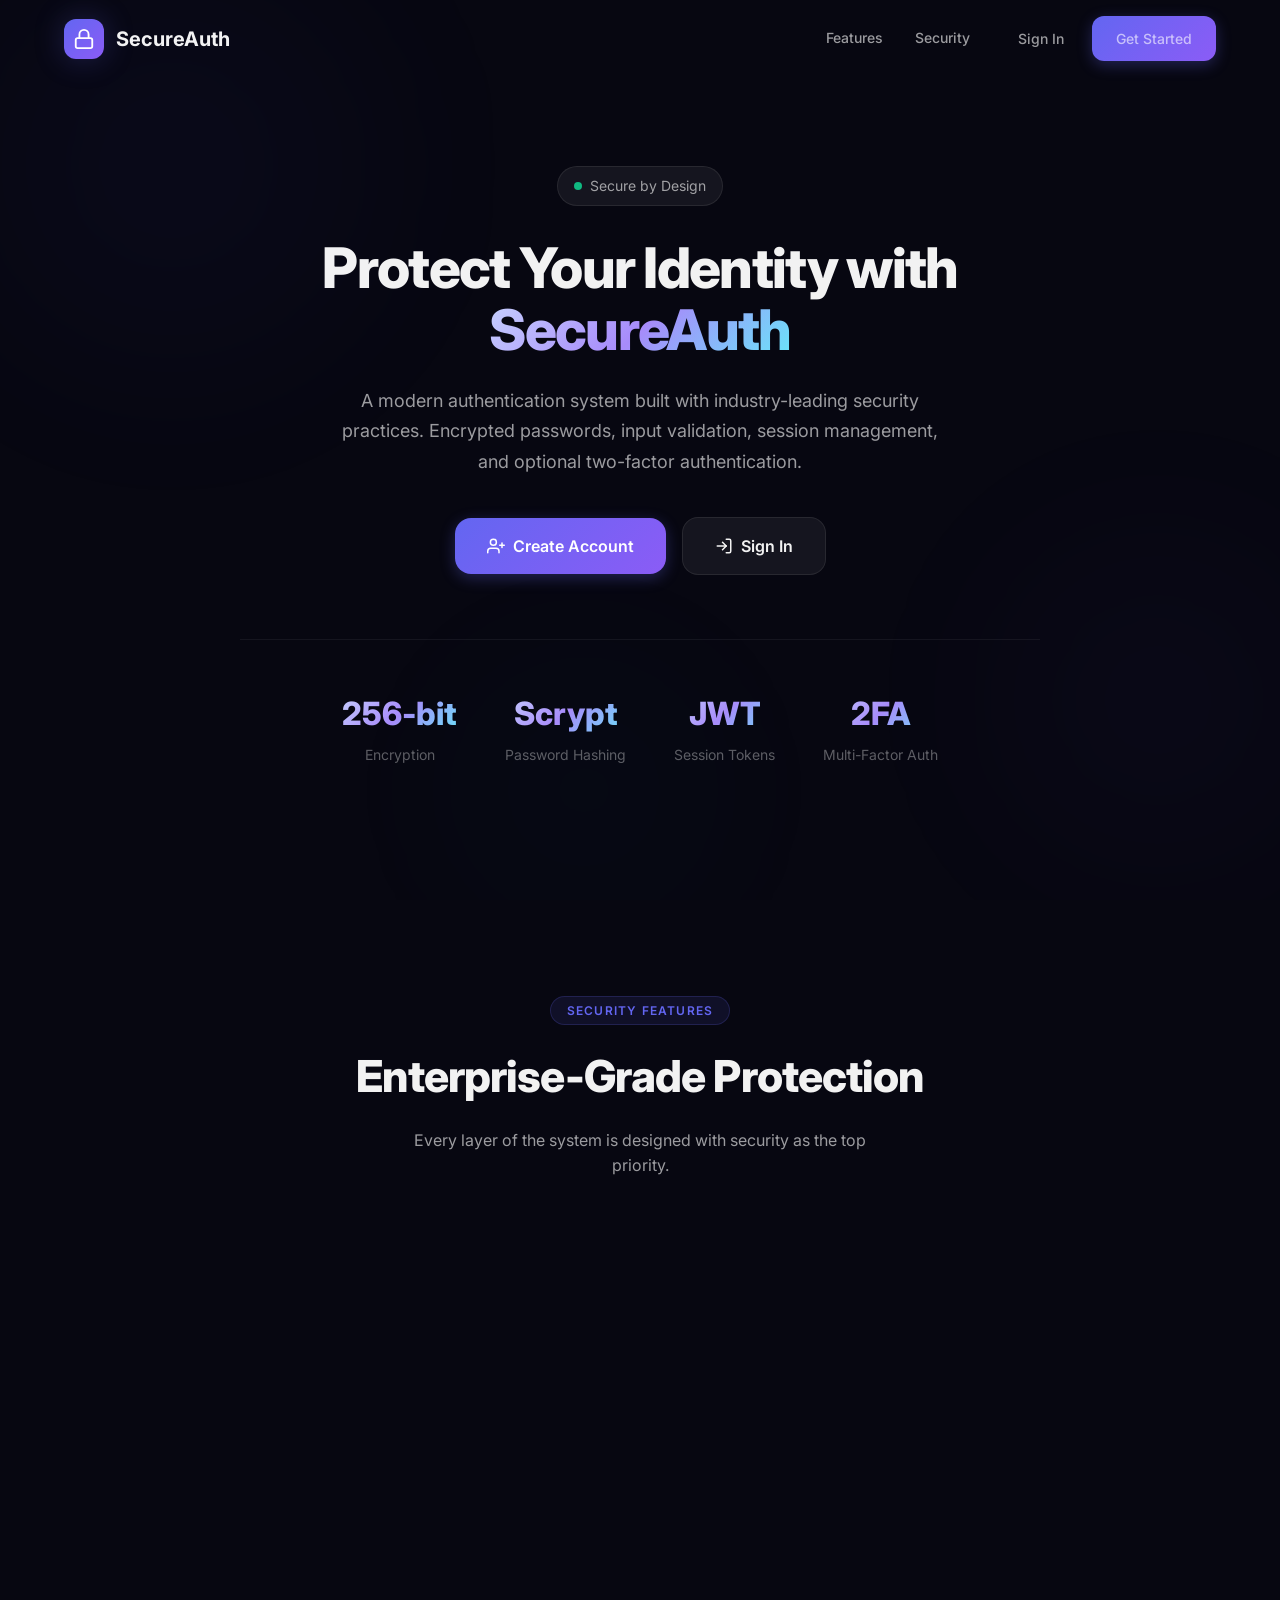
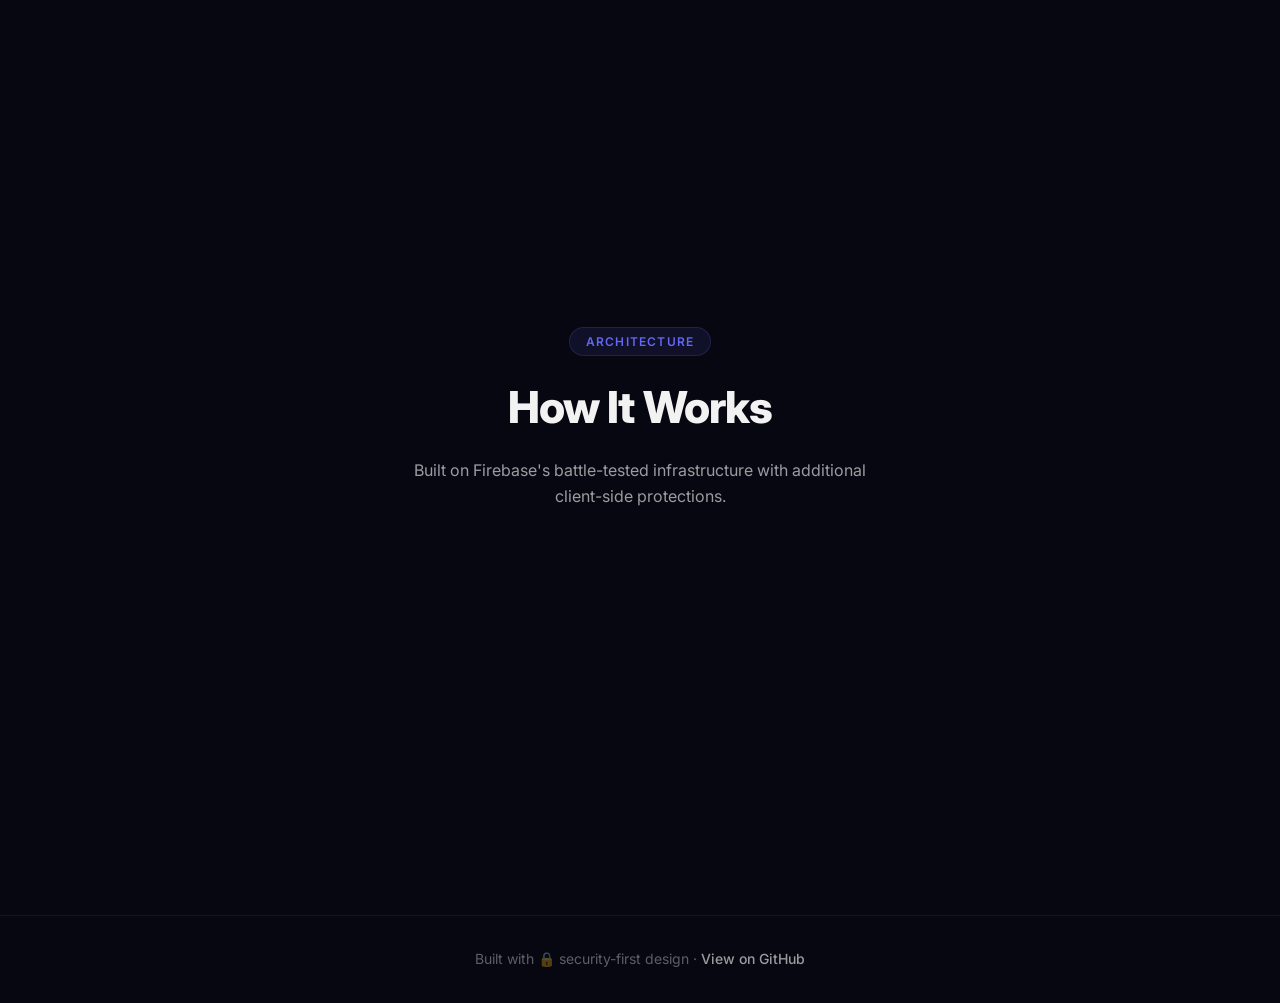
<file: index.html>
<!DOCTYPE html>
<html lang="en">
<head>
  <meta charset="UTF-8">
  <meta name="viewport" content="width=device-width, initial-scale=1.0">
  <meta name="description" content="SecureAuth — A secure login system with encrypted passwords, input validation, session management, and two-factor authentication. Built with modern security best practices.">
  <meta name="keywords" content="secure login, authentication, password hashing, 2FA, session management">
  <meta name="author" content="SecureAuth">
  <meta http-equiv="X-Content-Type-Options" content="nosniff">
  <meta http-equiv="X-Frame-Options" content="DENY">
  <title>SecureAuth — Modern Secure Authentication System</title>
  <link rel="stylesheet" href="css/style.css">
  <link rel="icon" href="data:image/svg+xml,<svg xmlns='http://www.w3.org/2000/svg' viewBox='0 0 100 100'><text y='.9em' font-size='90'>🔒</text></svg>">
</head>
<body>

  <!-- Animated Background -->
  <div class="bg-animation">
    <div class="bg-orb bg-orb-1"></div>
    <div class="bg-orb bg-orb-2"></div>
    <div class="bg-orb bg-orb-3"></div>
  </div>
  <canvas id="particles-canvas"></canvas>

  <!-- Page Wrapper -->
  <div class="page-wrapper">

    <!-- Navigation -->
    <nav class="navbar" id="navbar">
      <div class="container">
        <a href="index.html" class="nav-logo" id="nav-logo">
          <span class="logo-icon">
            <svg viewBox="0 0 24 24">
              <rect x="3" y="11" width="18" height="11" rx="2" ry="2"/>
              <path d="M7 11V7a5 5 0 0 1 10 0v4"/>
            </svg>
          </span>
          SecureAuth
        </a>

        <div class="nav-links" id="nav-links">
          <a href="#features">Features</a>
          <a href="#security">Security</a>
          <div class="nav-cta">
            <a href="login.html" class="btn btn-ghost">Sign In</a>
            <a href="register.html" class="btn btn-primary">Get Started</a>
          </div>
        </div>

        <button class="nav-toggle" id="nav-toggle" aria-label="Toggle navigation">
          <span></span>
          <span></span>
          <span></span>
        </button>
      </div>
    </nav>

    <!-- Hero Section -->
    <section class="hero" id="hero">
      <div class="hero-content">
        <div class="hero-badge">
          <span class="dot"></span>
          Secure by Design
        </div>

        <h1>
          Protect Your Identity with
          <span class="gradient-text">SecureAuth</span>
        </h1>

        <p>
          A modern authentication system built with industry-leading security practices.
          Encrypted passwords, input validation, session management, and optional two-factor authentication.
        </p>

        <div class="hero-cta">
          <a href="register.html" class="btn btn-primary btn-lg" id="hero-register-btn">
            <svg viewBox="0 0 24 24"><path d="M16 21v-2a4 4 0 0 0-4-4H5a4 4 0 0 0-4 4v2"/><circle cx="8.5" cy="7" r="4"/><line x1="20" y1="8" x2="20" y2="14"/><line x1="23" y1="11" x2="17" y2="11"/></svg>
            Create Account
          </a>
          <a href="login.html" class="btn btn-secondary btn-lg" id="hero-login-btn">
            <svg viewBox="0 0 24 24"><path d="M15 3h4a2 2 0 0 1 2 2v14a2 2 0 0 1-2 2h-4"/><polyline points="10 17 15 12 10 7"/><line x1="15" y1="12" x2="3" y2="12"/></svg>
            Sign In
          </a>
        </div>

        <div class="hero-stats">
          <div class="hero-stat">
            <div class="stat-value">256-bit</div>
            <div class="stat-label">Encryption</div>
          </div>
          <div class="hero-stat">
            <div class="stat-value">Scrypt</div>
            <div class="stat-label">Password Hashing</div>
          </div>
          <div class="hero-stat">
            <div class="stat-value">JWT</div>
            <div class="stat-label">Session Tokens</div>
          </div>
          <div class="hero-stat">
            <div class="stat-value">2FA</div>
            <div class="stat-label">Multi-Factor Auth</div>
          </div>
        </div>
      </div>
    </section>

    <!-- Features Section -->
    <section class="features" id="features">
      <div class="container">
        <div class="section-header">
          <span class="section-badge">Security Features</span>
          <h2>Enterprise-Grade Protection</h2>
          <p>Every layer of the system is designed with security as the top priority.</p>
        </div>

        <div class="features-grid">
          <!-- Feature 1: Password Hashing -->
          <div class="feature-card will-animate">
            <div class="feature-icon icon-purple">
              <svg viewBox="0 0 24 24">
                <rect x="3" y="11" width="18" height="11" rx="2" ry="2"/>
                <path d="M7 11V7a5 5 0 0 1 10 0v4"/>
              </svg>
            </div>
            <h3>Hashed Passwords</h3>
            <p>Passwords are never stored in plain text. Firebase Auth uses scrypt — a memory-hard hashing algorithm comparable to bcrypt and Argon2 — ensuring passwords remain secure even if data is compromised.</p>
          </div>

          <!-- Feature 2: Input Validation -->
          <div class="feature-card will-animate">
            <div class="feature-icon icon-blue">
              <svg viewBox="0 0 24 24">
                <path d="M12 22s8-4 8-10V5l-8-3-8 3v7c0 6 8 10 8 10z"/>
              </svg>
            </div>
            <h3>Input Validation & Sanitization</h3>
            <p>All user inputs are validated and sanitized against SQL injection, XSS attacks, and malicious payloads. Defense-in-depth protects every entry point of the system.</p>
          </div>

          <!-- Feature 3: Session Management -->
          <div class="feature-card will-animate">
            <div class="feature-icon icon-cyan">
              <svg viewBox="0 0 24 24">
                <circle cx="12" cy="12" r="10"/>
                <polyline points="12 6 12 12 16 14"/>
              </svg>
            </div>
            <h3>Session Management</h3>
            <p>Secure JWT-based sessions with configurable persistence. "Remember Me" functionality, automatic session expiry, and comprehensive logout that clears all session data.</p>
          </div>

          <!-- Feature 4: 2FA -->
          <div class="feature-card will-animate">
            <div class="feature-icon icon-green">
              <svg viewBox="0 0 24 24">
                <path d="M21 2l-2 2m-7.61 7.61a5.5 5.5 0 1 1-7.778 7.778 5.5 5.5 0 0 1 7.777-7.777zm0 0L15.5 7.5m0 0l3 3L22 7l-3-3m-3.5 3.5L19 4"/>
              </svg>
            </div>
            <h3>Email Verification</h3>
            <p>Email verification ensures that users own the email addresses they register with. Verified accounts get enhanced security scores and access to all features.</p>
          </div>

          <!-- Feature 5: Brute Force Protection -->
          <div class="feature-card will-animate">
            <div class="feature-icon icon-rose">
              <svg viewBox="0 0 24 24">
                <path d="M10.29 3.86L1.82 18a2 2 0 0 0 1.71 3h16.94a2 2 0 0 0 1.71-3L13.71 3.86a2 2 0 0 0-3.42 0z"/>
                <line x1="12" y1="9" x2="12" y2="13"/>
                <line x1="12" y1="17" x2="12.01" y2="17"/>
              </svg>
            </div>
            <h3>Brute Force Protection</h3>
            <p>Client-side rate limiting combined with Firebase's built-in account lockout after repeated failed attempts. Attackers are blocked before they can guess passwords.</p>
          </div>

          <!-- Feature 6: Activity Logging -->
          <div class="feature-card will-animate">
            <div class="feature-icon icon-amber">
              <svg viewBox="0 0 24 24">
                <path d="M14 2H6a2 2 0 0 0-2 2v16a2 2 0 0 0 2 2h12a2 2 0 0 0 2-2V8z"/>
                <polyline points="14 2 14 8 20 8"/>
                <line x1="16" y1="13" x2="8" y2="13"/>
                <line x1="16" y1="17" x2="8" y2="17"/>
                <polyline points="10 9 9 9 8 9"/>
              </svg>
            </div>
            <h3>Activity Logging</h3>
            <p>Complete login history with timestamps, device info, and action types. Monitor your account for suspicious activity and track every authentication event.</p>
          </div>
        </div>
      </div>
    </section>

    <!-- Security Section -->
    <section class="features" id="security" style="padding-top: 0;">
      <div class="container">
        <div class="section-header">
          <span class="section-badge">Architecture</span>
          <h2>How It Works</h2>
          <p>Built on Firebase's battle-tested infrastructure with additional client-side protections.</p>
        </div>

        <div class="features-grid" style="grid-template-columns: repeat(2, 1fr);">
          <div class="feature-card will-animate">
            <div class="feature-icon icon-blue">
              <svg viewBox="0 0 24 24">
                <polyline points="4 17 10 11 4 5"/>
                <line x1="12" y1="19" x2="20" y2="19"/>
              </svg>
            </div>
            <h3>Client-Side (GitHub Pages)</h3>
            <p>Static HTML, CSS, and JavaScript served via GitHub Pages. Input validation, sanitization, UI interactions, and Firebase SDK calls all happen in the browser — no server needed.</p>
          </div>

          <div class="feature-card will-animate">
            <div class="feature-icon icon-purple">
              <svg viewBox="0 0 24 24">
                <rect x="2" y="2" width="20" height="8" rx="2" ry="2"/>
                <rect x="2" y="14" width="20" height="8" rx="2" ry="2"/>
                <line x1="6" y1="6" x2="6.01" y2="6"/>
                <line x1="6" y1="18" x2="6.01" y2="18"/>
              </svg>
            </div>
            <h3>Server-Side (Firebase)</h3>
            <p>Firebase Authentication handles password hashing, token generation, and account management. Cloud Firestore stores user profiles and login history with security rules that prevent unauthorized access.</p>
          </div>
        </div>
      </div>
    </section>

    <!-- Footer -->
    <footer class="footer">
      <div class="container">
        <p>Built with 🔒 security-first design &middot; <a href="https://github.com" target="_blank" rel="noopener">View on GitHub</a></p>
      </div>
    </footer>

  </div>

  <!-- Scripts -->
  <script src="js/validation.js"></script>
  <script src="js/ui.js"></script>
  <script>
    UI.init({
      particles: true,
      scrollAnimations: true,
      navbar: true,
      mobileMenu: true
    });
  </script>
</body>
</html>
</file>
<file: css/style.css>
/* ================================================================
   SECURE LOGIN SYSTEM — Design System & Styles
   Premium dark-mode UI with glassmorphism & micro-animations
   ================================================================ */

/* ===== GOOGLE FONTS ===== */
@import url('https://fonts.googleapis.com/css2?family=Inter:wght@300;400;500;600;700;800;900&display=swap');

/* ===== CSS CUSTOM PROPERTIES ===== */
:root {
  /* Color Palette */
  --bg-primary: #070711;
  --bg-secondary: #0f0f1a;
  --bg-tertiary: #161625;
  --bg-card: rgba(255, 255, 255, 0.03);
  --bg-card-hover: rgba(255, 255, 255, 0.06);
  --bg-input: rgba(255, 255, 255, 0.05);
  --bg-input-focus: rgba(255, 255, 255, 0.08);

  --border-subtle: rgba(255, 255, 255, 0.06);
  --border-default: rgba(255, 255, 255, 0.1);
  --border-focus: rgba(99, 102, 241, 0.5);
  --border-success: rgba(16, 185, 129, 0.5);
  --border-error: rgba(244, 63, 94, 0.5);

  /* Accents */
  --accent-primary: #6366f1;
  --accent-primary-rgb: 99, 102, 241;
  --accent-secondary: #8b5cf6;
  --accent-secondary-rgb: 139, 92, 246;
  --accent-tertiary: #06b6d4;
  --accent-tertiary-rgb: 6, 182, 212;

  /* Gradients */
  --gradient-primary: linear-gradient(135deg, var(--accent-primary), var(--accent-secondary));
  --gradient-hero: linear-gradient(135deg, var(--accent-primary), var(--accent-secondary), var(--accent-tertiary));
  --gradient-btn-hover: linear-gradient(135deg, var(--accent-secondary), var(--accent-tertiary));
  --gradient-text: linear-gradient(135deg, #c7d2fe, #a78bfa, #67e8f9);

  /* Text Colors */
  --text-primary: rgba(255, 255, 255, 0.95);
  --text-secondary: rgba(255, 255, 255, 0.6);
  --text-tertiary: rgba(255, 255, 255, 0.35);

  /* Status Colors */
  --success: #10b981;
  --success-rgb: 16, 185, 129;
  --error: #f43f5e;
  --error-rgb: 244, 63, 94;
  --warning: #f59e0b;
  --warning-rgb: 245, 158, 11;
  --info: #3b82f6;
  --info-rgb: 59, 130, 246;

  /* Typography */
  --font-family: 'Inter', -apple-system, BlinkMacSystemFont, 'Segoe UI', sans-serif;
  --font-xs: 0.75rem;
  --font-sm: 0.875rem;
  --font-base: 1rem;
  --font-lg: 1.125rem;
  --font-xl: 1.25rem;
  --font-2xl: 1.5rem;
  --font-3xl: 2rem;
  --font-4xl: 2.75rem;
  --font-5xl: 3.5rem;

  /* Spacing */
  --sp-1: 0.25rem;
  --sp-2: 0.5rem;
  --sp-3: 0.75rem;
  --sp-4: 1rem;
  --sp-5: 1.25rem;
  --sp-6: 1.5rem;
  --sp-8: 2rem;
  --sp-10: 2.5rem;
  --sp-12: 3rem;
  --sp-16: 4rem;
  --sp-20: 5rem;
  --sp-24: 6rem;

  /* Border Radius */
  --radius-sm: 0.375rem;
  --radius-md: 0.5rem;
  --radius-lg: 0.75rem;
  --radius-xl: 1rem;
  --radius-2xl: 1.5rem;
  --radius-full: 9999px;

  /* Shadows */
  --shadow-sm: 0 1px 3px rgba(0, 0, 0, 0.4);
  --shadow-md: 0 4px 12px rgba(0, 0, 0, 0.4);
  --shadow-lg: 0 10px 30px rgba(0, 0, 0, 0.5);
  --shadow-xl: 0 25px 60px rgba(0, 0, 0, 0.6);
  --shadow-glow: 0 0 30px rgba(var(--accent-primary-rgb), 0.25);
  --shadow-glow-lg: 0 0 60px rgba(var(--accent-primary-rgb), 0.2);

  /* Transitions */
  --ease-out: cubic-bezier(0.4, 0, 0.2, 1);
  --ease-bounce: cubic-bezier(0.34, 1.56, 0.64, 1);
  --transition-fast: 150ms var(--ease-out);
  --transition-base: 280ms var(--ease-out);
  --transition-slow: 450ms var(--ease-out);

  /* Glass */
  --glass-bg: rgba(255, 255, 255, 0.03);
  --glass-bg-strong: rgba(255, 255, 255, 0.06);
  --glass-border: rgba(255, 255, 255, 0.08);
  --glass-blur: 24px;
}

/* ===== RESET & BASE ===== */
*,
*::before,
*::after {
  margin: 0;
  padding: 0;
  box-sizing: border-box;
}

html {
  font-size: 16px;
  scroll-behavior: smooth;
  -webkit-font-smoothing: antialiased;
  -moz-osx-font-smoothing: grayscale;
}

body {
  font-family: var(--font-family);
  background-color: var(--bg-primary);
  color: var(--text-primary);
  line-height: 1.6;
  min-height: 100vh;
  overflow-x: hidden;
  position: relative;
}

a {
  color: var(--accent-primary);
  text-decoration: none;
  transition: color var(--transition-fast);
}

a:hover {
  color: var(--accent-secondary);
}

img {
  max-width: 100%;
  display: block;
}

ul, ol {
  list-style: none;
}

/* ===== ANIMATED BACKGROUND ===== */
.bg-animation {
  position: fixed;
  top: 0;
  left: 0;
  width: 100%;
  height: 100%;
  z-index: 0;
  pointer-events: none;
  overflow: hidden;
}

.bg-orb {
  position: absolute;
  border-radius: 50%;
  filter: blur(100px);
  opacity: 0.4;
}

.bg-orb-1 {
  width: 600px;
  height: 600px;
  background: radial-gradient(circle, rgba(var(--accent-primary-rgb), 0.15), transparent 70%);
  top: -15%;
  left: -10%;
  animation: orbFloat1 25s ease-in-out infinite;
}

.bg-orb-2 {
  width: 500px;
  height: 500px;
  background: radial-gradient(circle, rgba(var(--accent-secondary-rgb), 0.12), transparent 70%);
  top: 50%;
  right: -10%;
  animation: orbFloat2 30s ease-in-out infinite;
}

.bg-orb-3 {
  width: 400px;
  height: 400px;
  background: radial-gradient(circle, rgba(var(--accent-tertiary-rgb), 0.1), transparent 70%);
  bottom: -10%;
  left: 30%;
  animation: orbFloat3 20s ease-in-out infinite;
}

/* Particle canvas */
#particles-canvas {
  position: fixed;
  top: 0;
  left: 0;
  width: 100%;
  height: 100%;
  z-index: 0;
  pointer-events: none;
}

/* ===== LAYOUT ===== */
.page-wrapper {
  position: relative;
  z-index: 1;
  min-height: 100vh;
}

.container {
  max-width: 1200px;
  margin: 0 auto;
  padding: 0 var(--sp-6);
}

.container-sm {
  max-width: 480px;
  margin: 0 auto;
  padding: 0 var(--sp-6);
}

/* ===== NAVIGATION ===== */
.navbar {
  position: fixed;
  top: 0;
  left: 0;
  right: 0;
  z-index: 100;
  padding: var(--sp-4) 0;
  transition: background var(--transition-base), backdrop-filter var(--transition-base);
}

.navbar.scrolled {
  background: rgba(7, 7, 17, 0.85);
  backdrop-filter: blur(20px);
  -webkit-backdrop-filter: blur(20px);
  border-bottom: 1px solid var(--glass-border);
}

.navbar .container {
  display: flex;
  align-items: center;
  justify-content: space-between;
}

.nav-logo {
  display: flex;
  align-items: center;
  gap: var(--sp-3);
  font-weight: 700;
  font-size: var(--font-xl);
  color: var(--text-primary);
}

.nav-logo svg {
  width: 32px;
  height: 32px;
}

.nav-logo .logo-icon {
  width: 40px;
  height: 40px;
  border-radius: var(--radius-lg);
  background: var(--gradient-primary);
  display: flex;
  align-items: center;
  justify-content: center;
  box-shadow: var(--shadow-glow);
}

.nav-logo .logo-icon svg {
  width: 22px;
  height: 22px;
  fill: none;
  stroke: white;
  stroke-width: 2;
  stroke-linecap: round;
  stroke-linejoin: round;
}

.nav-links {
  display: flex;
  align-items: center;
  gap: var(--sp-8);
}

.nav-links a {
  color: var(--text-secondary);
  font-size: var(--font-sm);
  font-weight: 500;
  transition: color var(--transition-fast);
  position: relative;
}

.nav-links a::after {
  content: '';
  position: absolute;
  bottom: -4px;
  left: 0;
  width: 0;
  height: 2px;
  background: var(--gradient-primary);
  border-radius: var(--radius-full);
  transition: width var(--transition-base);
}

.nav-links a:hover {
  color: var(--text-primary);
}

.nav-links a:hover::after {
  width: 100%;
}

.nav-cta {
  display: flex;
  align-items: center;
  gap: var(--sp-3);
}

/* Mobile Menu */
.nav-toggle {
  display: none;
  background: none;
  border: none;
  cursor: pointer;
  padding: var(--sp-2);
}

.nav-toggle span {
  display: block;
  width: 24px;
  height: 2px;
  background: var(--text-primary);
  margin: 5px 0;
  transition: var(--transition-base);
  border-radius: var(--radius-full);
}

/* ===== HERO SECTION ===== */
.hero {
  min-height: 100vh;
  display: flex;
  align-items: center;
  justify-content: center;
  text-align: center;
  padding: var(--sp-24) var(--sp-6) var(--sp-16);
  position: relative;
}

.hero-content {
  max-width: 800px;
  animation: fadeInUp 0.8s var(--ease-out) forwards;
  opacity: 0;
}

.hero-badge {
  display: inline-flex;
  align-items: center;
  gap: var(--sp-2);
  padding: var(--sp-2) var(--sp-4);
  background: var(--glass-bg-strong);
  border: 1px solid var(--glass-border);
  border-radius: var(--radius-full);
  font-size: var(--font-sm);
  color: var(--text-secondary);
  margin-bottom: var(--sp-8);
  backdrop-filter: blur(10px);
  -webkit-backdrop-filter: blur(10px);
}

.hero-badge .dot {
  width: 8px;
  height: 8px;
  border-radius: 50%;
  background: var(--success);
  animation: pulse 2s ease-in-out infinite;
}

.hero h1 {
  font-size: var(--font-5xl);
  font-weight: 800;
  line-height: 1.1;
  margin-bottom: var(--sp-6);
  letter-spacing: -0.03em;
}

.hero h1 .gradient-text {
  background: var(--gradient-text);
  -webkit-background-clip: text;
  -webkit-text-fill-color: transparent;
  background-clip: text;
}

.hero p {
  font-size: var(--font-lg);
  color: var(--text-secondary);
  max-width: 600px;
  margin: 0 auto var(--sp-10);
  line-height: 1.7;
}

.hero-cta {
  display: flex;
  align-items: center;
  justify-content: center;
  gap: var(--sp-4);
  flex-wrap: wrap;
}

.hero-stats {
  display: flex;
  align-items: center;
  justify-content: center;
  gap: var(--sp-12);
  margin-top: var(--sp-16);
  padding-top: var(--sp-12);
  border-top: 1px solid var(--border-subtle);
  animation: fadeInUp 0.8s var(--ease-out) 0.3s forwards;
  opacity: 0;
}

.hero-stat {
  text-align: center;
}

.hero-stat .stat-value {
  font-size: var(--font-3xl);
  font-weight: 800;
  background: var(--gradient-text);
  -webkit-background-clip: text;
  -webkit-text-fill-color: transparent;
  background-clip: text;
}

.hero-stat .stat-label {
  font-size: var(--font-sm);
  color: var(--text-tertiary);
  margin-top: var(--sp-1);
}

/* ===== FEATURES SECTION ===== */
.features {
  padding: var(--sp-24) 0;
  position: relative;
  z-index: 1;
}

.section-header {
  text-align: center;
  margin-bottom: var(--sp-16);
}

.section-header .section-badge {
  display: inline-flex;
  align-items: center;
  gap: var(--sp-2);
  padding: var(--sp-1) var(--sp-4);
  background: rgba(var(--accent-primary-rgb), 0.1);
  border: 1px solid rgba(var(--accent-primary-rgb), 0.2);
  border-radius: var(--radius-full);
  font-size: var(--font-xs);
  font-weight: 600;
  color: var(--accent-primary);
  text-transform: uppercase;
  letter-spacing: 0.1em;
  margin-bottom: var(--sp-4);
}

.section-header h2 {
  font-size: var(--font-4xl);
  font-weight: 800;
  letter-spacing: -0.02em;
  margin-bottom: var(--sp-4);
}

.section-header p {
  color: var(--text-secondary);
  max-width: 500px;
  margin: 0 auto;
}

.features-grid {
  display: grid;
  grid-template-columns: repeat(3, 1fr);
  gap: var(--sp-6);
}

.feature-card {
  background: var(--glass-bg);
  border: 1px solid var(--glass-border);
  border-radius: var(--radius-2xl);
  padding: var(--sp-8);
  backdrop-filter: blur(var(--glass-blur));
  -webkit-backdrop-filter: blur(var(--glass-blur));
  transition: transform var(--transition-base), background var(--transition-base),
              border-color var(--transition-base), box-shadow var(--transition-base);
  position: relative;
  overflow: hidden;
}

.feature-card::before {
  content: '';
  position: absolute;
  top: 0;
  left: 0;
  right: 0;
  height: 1px;
  background: linear-gradient(90deg, transparent, rgba(var(--accent-primary-rgb), 0.3), transparent);
  opacity: 0;
  transition: opacity var(--transition-base);
}

.feature-card:hover {
  transform: translateY(-4px);
  background: var(--glass-bg-strong);
  border-color: rgba(var(--accent-primary-rgb), 0.15);
  box-shadow: var(--shadow-lg), 0 0 40px rgba(var(--accent-primary-rgb), 0.05);
}

.feature-card:hover::before {
  opacity: 1;
}

.feature-icon {
  width: 48px;
  height: 48px;
  border-radius: var(--radius-lg);
  display: flex;
  align-items: center;
  justify-content: center;
  margin-bottom: var(--sp-5);
  position: relative;
}

.feature-icon.icon-purple {
  background: rgba(var(--accent-secondary-rgb), 0.12);
  color: var(--accent-secondary);
}

.feature-icon.icon-blue {
  background: rgba(var(--accent-primary-rgb), 0.12);
  color: var(--accent-primary);
}

.feature-icon.icon-cyan {
  background: rgba(var(--accent-tertiary-rgb), 0.12);
  color: var(--accent-tertiary);
}

.feature-icon.icon-green {
  background: rgba(var(--success-rgb), 0.12);
  color: var(--success);
}

.feature-icon.icon-rose {
  background: rgba(var(--error-rgb), 0.12);
  color: var(--error);
}

.feature-icon.icon-amber {
  background: rgba(var(--warning-rgb), 0.12);
  color: var(--warning);
}

.feature-icon svg {
  width: 24px;
  height: 24px;
  fill: none;
  stroke: currentColor;
  stroke-width: 2;
  stroke-linecap: round;
  stroke-linejoin: round;
}

.feature-card h3 {
  font-size: var(--font-lg);
  font-weight: 700;
  margin-bottom: var(--sp-3);
}

.feature-card p {
  color: var(--text-secondary);
  font-size: var(--font-sm);
  line-height: 1.7;
}

/* ===== BUTTONS ===== */
.btn {
  display: inline-flex;
  align-items: center;
  justify-content: center;
  gap: var(--sp-2);
  padding: var(--sp-3) var(--sp-6);
  border: none;
  border-radius: var(--radius-lg);
  font-family: var(--font-family);
  font-size: var(--font-sm);
  font-weight: 600;
  cursor: pointer;
  transition: all var(--transition-base);
  position: relative;
  overflow: hidden;
  text-decoration: none;
  line-height: 1.5;
}

.btn::before {
  content: '';
  position: absolute;
  inset: 0;
  background: rgba(255, 255, 255, 0);
  transition: background var(--transition-fast);
}

.btn:hover::before {
  background: rgba(255, 255, 255, 0.1);
}

.btn:active {
  transform: scale(0.97);
}

.btn-primary {
  background: var(--gradient-primary);
  color: white;
  box-shadow: 0 4px 15px rgba(var(--accent-primary-rgb), 0.3);
}

.btn-primary:hover {
  box-shadow: 0 6px 25px rgba(var(--accent-primary-rgb), 0.4);
  transform: translateY(-1px);
  color: white;
}

.btn-secondary {
  background: var(--glass-bg-strong);
  color: var(--text-primary);
  border: 1px solid var(--glass-border);
  backdrop-filter: blur(10px);
  -webkit-backdrop-filter: blur(10px);
}

.btn-secondary:hover {
  background: rgba(255, 255, 255, 0.1);
  border-color: rgba(255, 255, 255, 0.15);
  color: var(--text-primary);
}

.btn-ghost {
  background: transparent;
  color: var(--text-secondary);
  padding: var(--sp-2) var(--sp-4);
}

.btn-ghost:hover {
  color: var(--text-primary);
  background: rgba(255, 255, 255, 0.05);
}

.btn-danger {
  background: rgba(var(--error-rgb), 0.15);
  color: var(--error);
  border: 1px solid rgba(var(--error-rgb), 0.2);
}

.btn-danger:hover {
  background: rgba(var(--error-rgb), 0.25);
}

.btn-lg {
  padding: var(--sp-4) var(--sp-8);
  font-size: var(--font-base);
  border-radius: var(--radius-xl);
}

.btn-sm {
  padding: var(--sp-2) var(--sp-4);
  font-size: var(--font-xs);
}

.btn-block {
  width: 100%;
}

.btn-icon {
  width: 40px;
  height: 40px;
  padding: 0;
  border-radius: var(--radius-lg);
}

.btn svg {
  width: 18px;
  height: 18px;
  fill: none;
  stroke: currentColor;
  stroke-width: 2;
  stroke-linecap: round;
  stroke-linejoin: round;
}

.btn .spinner {
  width: 18px;
  height: 18px;
  border: 2px solid rgba(255, 255, 255, 0.3);
  border-top-color: white;
  border-radius: 50%;
  animation: spin 0.6s linear infinite;
}

.btn:disabled {
  opacity: 0.5;
  cursor: not-allowed;
  transform: none !important;
}

/* ===== AUTH LAYOUT ===== */
.auth-page {
  min-height: 100vh;
  display: flex;
  align-items: center;
  justify-content: center;
  padding: var(--sp-8) var(--sp-6);
  position: relative;
}

.auth-card {
  width: 100%;
  max-width: 440px;
  background: var(--glass-bg);
  border: 1px solid var(--glass-border);
  border-radius: var(--radius-2xl);
  padding: var(--sp-10);
  backdrop-filter: blur(var(--glass-blur));
  -webkit-backdrop-filter: blur(var(--glass-blur));
  position: relative;
  overflow: hidden;
  animation: fadeInUp 0.6s var(--ease-out) forwards;
  opacity: 0;
}

.auth-card::before {
  content: '';
  position: absolute;
  top: 0;
  left: 0;
  right: 0;
  height: 1px;
  background: linear-gradient(90deg, transparent, rgba(var(--accent-primary-rgb), 0.4), transparent);
}

.auth-card::after {
  content: '';
  position: absolute;
  top: -50%;
  left: -50%;
  width: 200%;
  height: 200%;
  background: radial-gradient(circle at center, rgba(var(--accent-primary-rgb), 0.03), transparent 50%);
  pointer-events: none;
}

.auth-header {
  text-align: center;
  margin-bottom: var(--sp-8);
  position: relative;
  z-index: 1;
}

.auth-logo {
  width: 56px;
  height: 56px;
  border-radius: var(--radius-xl);
  background: var(--gradient-primary);
  display: flex;
  align-items: center;
  justify-content: center;
  margin: 0 auto var(--sp-5);
  box-shadow: var(--shadow-glow);
  animation: glowPulse 3s ease-in-out infinite;
}

.auth-logo svg {
  width: 28px;
  height: 28px;
  fill: none;
  stroke: white;
  stroke-width: 2;
  stroke-linecap: round;
  stroke-linejoin: round;
}

.auth-header h1 {
  font-size: var(--font-2xl);
  font-weight: 700;
  margin-bottom: var(--sp-2);
}

.auth-header p {
  color: var(--text-secondary);
  font-size: var(--font-sm);
}

.auth-form {
  position: relative;
  z-index: 1;
}

.auth-footer {
  text-align: center;
  margin-top: var(--sp-6);
  padding-top: var(--sp-6);
  border-top: 1px solid var(--border-subtle);
  position: relative;
  z-index: 1;
}

.auth-footer p {
  color: var(--text-secondary);
  font-size: var(--font-sm);
}

.auth-footer a {
  font-weight: 600;
}

/* Back to home link */
.back-link {
  position: absolute;
  top: var(--sp-6);
  left: var(--sp-6);
  display: flex;
  align-items: center;
  gap: var(--sp-2);
  color: var(--text-secondary);
  font-size: var(--font-sm);
  font-weight: 500;
  z-index: 10;
  transition: color var(--transition-fast);
}

.back-link:hover {
  color: var(--text-primary);
}

.back-link svg {
  width: 16px;
  height: 16px;
  fill: none;
  stroke: currentColor;
  stroke-width: 2;
  stroke-linecap: round;
  stroke-linejoin: round;
}

/* ===== FORM ELEMENTS ===== */
.form-group {
  margin-bottom: var(--sp-5);
  position: relative;
}

.form-label {
  display: block;
  font-size: var(--font-sm);
  font-weight: 500;
  color: var(--text-secondary);
  margin-bottom: var(--sp-2);
}

.input-wrapper {
  position: relative;
  display: flex;
  align-items: center;
}

.input-icon {
  position: absolute;
  left: var(--sp-4);
  width: 18px;
  height: 18px;
  color: var(--text-tertiary);
  pointer-events: none;
  transition: color var(--transition-fast);
  z-index: 2;
}

.input-icon svg {
  width: 18px;
  height: 18px;
  fill: none;
  stroke: currentColor;
  stroke-width: 2;
  stroke-linecap: round;
  stroke-linejoin: round;
}

.form-input {
  width: 100%;
  padding: var(--sp-3) var(--sp-4) var(--sp-3) calc(var(--sp-4) + 18px + var(--sp-3));
  background: var(--bg-input);
  border: 1px solid var(--border-subtle);
  border-radius: var(--radius-lg);
  color: var(--text-primary);
  font-family: var(--font-family);
  font-size: var(--font-sm);
  transition: all var(--transition-base);
  outline: none;
}

.form-input::placeholder {
  color: var(--text-tertiary);
}

.form-input:focus {
  background: var(--bg-input-focus);
  border-color: var(--border-focus);
  box-shadow: 0 0 0 3px rgba(var(--accent-primary-rgb), 0.1), var(--shadow-glow);
}

.form-input:focus ~ .input-icon,
.form-input:focus + .input-icon {
  color: var(--accent-primary);
}

/* Reverse icon position for inputs with icon on left */
.input-wrapper .input-icon {
  left: var(--sp-4);
}

/* Input validation states */
.form-input.is-valid {
  border-color: var(--border-success);
}

.form-input.is-valid:focus {
  box-shadow: 0 0 0 3px rgba(var(--success-rgb), 0.1);
}

.form-input.is-invalid {
  border-color: var(--border-error);
}

.form-input.is-invalid:focus {
  box-shadow: 0 0 0 3px rgba(var(--error-rgb), 0.1);
}

/* Autofill styling - override browser defaults */
.form-input:-webkit-autofill {
  -webkit-box-shadow: 0 0 0 1000px var(--bg-input) inset !important;
  -webkit-text-fill-color: var(--text-primary) !important;
  border-color: var(--border-default) !important;
  transition: background-color 5000s ease-in-out 0s;
  -webkit-transition: background-color 5000s ease-in-out 0s;
}

.form-input:-webkit-autofill:hover {
  -webkit-box-shadow: 0 0 0 1000px var(--bg-input) inset !important;
  -webkit-text-fill-color: var(--text-primary) !important;
}

.form-input:-webkit-autofill:focus {
  -webkit-box-shadow: 0 0 0 1000px var(--bg-input-focus) inset !important;
  -webkit-text-fill-color: var(--text-primary) !important;
  border-color: var(--border-focus) !important;
  box-shadow: 0 0 0 3px rgba(var(--accent-primary-rgb), 0.1), var(--shadow-glow) !important;
}

.form-error {
  display: none;
  font-size: var(--font-xs);
  color: var(--error);
  margin-top: var(--sp-2);
  align-items: center;
  gap: var(--sp-1);
  animation: fadeIn 0.2s var(--ease-out);
}

.form-error.visible {
  display: flex;
}

.form-error svg {
  width: 14px;
  height: 14px;
  fill: none;
  stroke: currentColor;
  stroke-width: 2;
  flex-shrink: 0;
}

/* Password toggle button */
.password-toggle {
  position: absolute;
  right: var(--sp-3);
  background: none;
  border: none;
  cursor: pointer;
  color: var(--text-tertiary);
  padding: var(--sp-1);
  transition: color var(--transition-fast);
  z-index: 2;
  display: flex;
  align-items: center;
  justify-content: center;
}

.password-toggle:hover {
  color: var(--text-secondary);
}

.password-toggle svg {
  width: 18px;
  height: 18px;
  fill: none;
  stroke: currentColor;
  stroke-width: 2;
  stroke-linecap: round;
  stroke-linejoin: round;
}

/* ===== PASSWORD STRENGTH METER ===== */
.password-strength {
  margin-top: var(--sp-3);
}

.strength-bar {
  height: 4px;
  background: var(--bg-input);
  border-radius: var(--radius-full);
  overflow: hidden;
  margin-bottom: var(--sp-2);
}

.strength-fill {
  height: 100%;
  border-radius: var(--radius-full);
  transition: width var(--transition-base), background var(--transition-base);
  width: 0%;
}

.strength-fill.weak {
  width: 25%;
  background: var(--error);
}

.strength-fill.medium {
  width: 55%;
  background: var(--warning);
}

.strength-fill.strong {
  width: 100%;
  background: var(--success);
}

.strength-label {
  font-size: var(--font-xs);
  display: flex;
  justify-content: space-between;
  align-items: center;
}

.strength-label .label-text {
  color: var(--text-tertiary);
}

.strength-label .label-value {
  font-weight: 600;
}

.strength-label .label-value.weak { color: var(--error); }
.strength-label .label-value.medium { color: var(--warning); }
.strength-label .label-value.strong { color: var(--success); }

/* ===== PASSWORD REQUIREMENTS ===== */
.password-requirements {
  margin-top: var(--sp-3);
  display: grid;
  grid-template-columns: 1fr 1fr;
  gap: var(--sp-1) var(--sp-4);
}

.requirement {
  display: flex;
  align-items: center;
  gap: var(--sp-2);
  font-size: var(--font-xs);
  color: var(--text-tertiary);
  transition: color var(--transition-fast);
}

.requirement.met {
  color: var(--success);
}

.requirement .req-icon {
  width: 14px;
  height: 14px;
  border-radius: 50%;
  border: 1.5px solid var(--text-tertiary);
  display: flex;
  align-items: center;
  justify-content: center;
  transition: all var(--transition-base);
  flex-shrink: 0;
}

.requirement.met .req-icon {
  background: var(--success);
  border-color: var(--success);
}

.requirement .req-icon svg {
  width: 8px;
  height: 8px;
  fill: none;
  stroke: white;
  stroke-width: 3;
  opacity: 0;
  transition: opacity var(--transition-fast);
}

.requirement.met .req-icon svg {
  opacity: 1;
}

/* ===== CHECKBOX ===== */
.checkbox-group {
  display: flex;
  align-items: center;
  gap: var(--sp-3);
}

.checkbox-input {
  display: none;
}

.checkbox-custom {
  width: 18px;
  height: 18px;
  border: 1.5px solid var(--border-default);
  border-radius: var(--radius-sm);
  display: flex;
  align-items: center;
  justify-content: center;
  cursor: pointer;
  transition: all var(--transition-base);
  flex-shrink: 0;
}

.checkbox-input:checked + .checkbox-custom {
  background: var(--gradient-primary);
  border-color: var(--accent-primary);
}

.checkbox-custom svg {
  width: 12px;
  height: 12px;
  fill: none;
  stroke: white;
  stroke-width: 3;
  opacity: 0;
  transition: opacity var(--transition-fast);
}

.checkbox-input:checked + .checkbox-custom svg {
  opacity: 1;
}

.checkbox-label {
  font-size: var(--font-sm);
  color: var(--text-secondary);
  cursor: pointer;
}

/* ===== FORM ROW (Remember Me + Forgot Password) ===== */
.form-row {
  display: flex;
  align-items: center;
  justify-content: space-between;
  margin-bottom: var(--sp-6);
}

.form-row .forgot-link {
  font-size: var(--font-sm);
  color: var(--accent-primary);
  font-weight: 500;
}

/* ===== DIVIDER ===== */
.divider {
  display: flex;
  align-items: center;
  gap: var(--sp-4);
  margin: var(--sp-6) 0;
  color: var(--text-tertiary);
  font-size: var(--font-xs);
}

.divider::before,
.divider::after {
  content: '';
  flex: 1;
  height: 1px;
  background: var(--border-subtle);
}

/* ===== TOAST NOTIFICATIONS ===== */
.toast-container {
  position: fixed;
  top: var(--sp-6);
  right: var(--sp-6);
  z-index: 10000;
  display: flex;
  flex-direction: column;
  gap: var(--sp-3);
  pointer-events: none;
}

.toast {
  display: flex;
  align-items: flex-start;
  gap: var(--sp-3);
  padding: var(--sp-4) var(--sp-5);
  background: var(--bg-tertiary);
  border: 1px solid var(--glass-border);
  border-radius: var(--radius-xl);
  backdrop-filter: blur(20px);
  -webkit-backdrop-filter: blur(20px);
  box-shadow: var(--shadow-xl);
  min-width: 320px;
  max-width: 420px;
  pointer-events: auto;
  animation: toastSlideIn 0.4s var(--ease-bounce) forwards;
  position: relative;
  overflow: hidden;
}

.toast.removing {
  animation: toastSlideOut 0.3s var(--ease-out) forwards;
}

.toast::after {
  content: '';
  position: absolute;
  bottom: 0;
  left: 0;
  height: 3px;
  background: var(--toast-color, var(--accent-primary));
  animation: toastTimer var(--toast-duration, 4s) linear forwards;
  border-radius: 0 0 var(--radius-xl) var(--radius-xl);
}

.toast-icon {
  width: 20px;
  height: 20px;
  flex-shrink: 0;
  margin-top: 1px;
}

.toast-icon svg {
  width: 20px;
  height: 20px;
  fill: none;
  stroke: currentColor;
  stroke-width: 2;
  stroke-linecap: round;
  stroke-linejoin: round;
}

.toast-content {
  flex: 1;
}

.toast-title {
  font-size: var(--font-sm);
  font-weight: 600;
  margin-bottom: var(--sp-1);
}

.toast-message {
  font-size: var(--font-xs);
  color: var(--text-secondary);
  line-height: 1.5;
}

.toast-close {
  background: none;
  border: none;
  color: var(--text-tertiary);
  cursor: pointer;
  padding: var(--sp-1);
  margin: -4px -4px 0 0;
  transition: color var(--transition-fast);
  flex-shrink: 0;
}

.toast-close:hover {
  color: var(--text-primary);
}

.toast-close svg {
  width: 16px;
  height: 16px;
  fill: none;
  stroke: currentColor;
  stroke-width: 2;
}

/* Toast variants */
.toast.toast-success {
  --toast-color: var(--success);
  border-left: 3px solid var(--success);
}
.toast.toast-success .toast-icon { color: var(--success); }

.toast.toast-error {
  --toast-color: var(--error);
  border-left: 3px solid var(--error);
}
.toast.toast-error .toast-icon { color: var(--error); }

.toast.toast-warning {
  --toast-color: var(--warning);
  border-left: 3px solid var(--warning);
}
.toast.toast-warning .toast-icon { color: var(--warning); }

.toast.toast-info {
  --toast-color: var(--info);
  border-left: 3px solid var(--info);
}
.toast.toast-info .toast-icon { color: var(--info); }

/* ===== LOADING OVERLAY ===== */
.loading-overlay {
  position: fixed;
  inset: 0;
  background: rgba(7, 7, 17, 0.7);
  backdrop-filter: blur(8px);
  -webkit-backdrop-filter: blur(8px);
  display: flex;
  align-items: center;
  justify-content: center;
  z-index: 9999;
  opacity: 0;
  visibility: hidden;
  transition: opacity var(--transition-base), visibility var(--transition-base);
}

.loading-overlay.visible {
  opacity: 1;
  visibility: visible;
}

.loading-content {
  text-align: center;
}

.loading-spinner {
  width: 48px;
  height: 48px;
  border: 3px solid rgba(var(--accent-primary-rgb), 0.15);
  border-top-color: var(--accent-primary);
  border-radius: 50%;
  animation: spin 0.8s linear infinite;
  margin: 0 auto var(--sp-4);
}

.loading-text {
  font-size: var(--font-sm);
  color: var(--text-secondary);
}

/* ===== DASHBOARD LAYOUT ===== */
.dashboard-page {
  min-height: 100vh;
  padding-top: 80px;
}

.dashboard-nav {
  position: fixed;
  top: 0;
  left: 0;
  right: 0;
  z-index: 100;
  padding: var(--sp-4) 0;
  background: rgba(7, 7, 17, 0.85);
  backdrop-filter: blur(20px);
  -webkit-backdrop-filter: blur(20px);
  border-bottom: 1px solid var(--glass-border);
}

.dashboard-nav .container {
  display: flex;
  align-items: center;
  justify-content: space-between;
}

.dashboard-nav .user-info {
  display: flex;
  align-items: center;
  gap: var(--sp-3);
}

.user-avatar {
  width: 36px;
  height: 36px;
  border-radius: 50%;
  background: var(--gradient-primary);
  display: flex;
  align-items: center;
  justify-content: center;
  font-weight: 700;
  font-size: var(--font-sm);
  color: white;
  flex-shrink: 0;
}

.user-name {
  font-weight: 600;
  font-size: var(--font-sm);
}

.user-email {
  font-size: var(--font-xs);
  color: var(--text-tertiary);
}

.dashboard-content {
  padding: var(--sp-8) 0;
}

.dashboard-header {
  margin-bottom: var(--sp-8);
}

.dashboard-header h1 {
  font-size: var(--font-3xl);
  font-weight: 800;
  margin-bottom: var(--sp-2);
}

.dashboard-header p {
  color: var(--text-secondary);
}

/* Stats Grid */
.stats-grid {
  display: grid;
  grid-template-columns: repeat(auto-fit, minmax(220px, 1fr));
  gap: var(--sp-5);
  margin-bottom: var(--sp-8);
}

.stat-card {
  background: var(--glass-bg);
  border: 1px solid var(--glass-border);
  border-radius: var(--radius-xl);
  padding: var(--sp-6);
  backdrop-filter: blur(var(--glass-blur));
  -webkit-backdrop-filter: blur(var(--glass-blur));
  transition: transform var(--transition-base), border-color var(--transition-base);
}

.stat-card:hover {
  transform: translateY(-2px);
  border-color: rgba(var(--accent-primary-rgb), 0.15);
}

.stat-card .stat-icon {
  width: 40px;
  height: 40px;
  border-radius: var(--radius-lg);
  display: flex;
  align-items: center;
  justify-content: center;
  margin-bottom: var(--sp-4);
}

.stat-card .stat-icon svg {
  width: 20px;
  height: 20px;
  fill: none;
  stroke: currentColor;
  stroke-width: 2;
  stroke-linecap: round;
  stroke-linejoin: round;
}

.stat-card .stat-value {
  font-size: var(--font-2xl);
  font-weight: 800;
  margin-bottom: var(--sp-1);
}

.stat-card .stat-label {
  font-size: var(--font-xs);
  color: var(--text-tertiary);
  text-transform: uppercase;
  letter-spacing: 0.05em;
}

.stat-card-button {
  border: 1px solid transparent;
  text-align: left;
  cursor: pointer;
  width: 100%;
}

.stat-card-button:hover,
.stat-card-button:focus-visible {
  transform: translateY(-2px);
  border-color: rgba(var(--accent-primary-rgb), 0.35);
  outline: none;
}

/* Dashboard Sections */
.dashboard-section {
  background: var(--glass-bg);
  border: 1px solid var(--glass-border);
  border-radius: var(--radius-2xl);
  padding: var(--sp-8);
  backdrop-filter: blur(var(--glass-blur));
  -webkit-backdrop-filter: blur(var(--glass-blur));
  margin-bottom: var(--sp-6);
}

.dashboard-section h2 {
  font-size: var(--font-xl);
  font-weight: 700;
  margin-bottom: var(--sp-6);
  display: flex;
  align-items: center;
  gap: var(--sp-3);
}

.dashboard-section h2 svg {
  width: 22px;
  height: 22px;
  fill: none;
  stroke: var(--accent-primary);
  stroke-width: 2;
  stroke-linecap: round;
  stroke-linejoin: round;
}

/* Profile Info */
.profile-grid {
  display: grid;
  grid-template-columns: repeat(auto-fit, minmax(200px, 1fr));
  gap: var(--sp-5);
}

.profile-item {
  padding: var(--sp-4);
  background: rgba(255, 255, 255, 0.02);
  border-radius: var(--radius-lg);
  border: 1px solid var(--border-subtle);
}

.profile-item .item-label {
  font-size: var(--font-xs);
  color: var(--text-tertiary);
  text-transform: uppercase;
  letter-spacing: 0.05em;
  margin-bottom: var(--sp-2);
}

.profile-item .item-value {
  font-size: var(--font-base);
  font-weight: 600;
}

/* Login History Table */
.history-table {
  width: 100%;
  border-collapse: separate;
  border-spacing: 0;
}

.history-table thead th {
  text-align: left;
  font-size: var(--font-xs);
  font-weight: 600;
  color: var(--text-tertiary);
  text-transform: uppercase;
  letter-spacing: 0.05em;
  padding: var(--sp-3) var(--sp-4);
  border-bottom: 1px solid var(--border-subtle);
}

.history-table tbody tr {
  transition: background var(--transition-fast);
}

.history-table tbody tr:hover {
  background: rgba(255, 255, 255, 0.02);
}

.history-table tbody td {
  padding: var(--sp-3) var(--sp-4);
  font-size: var(--font-sm);
  color: var(--text-secondary);
  border-bottom: 1px solid var(--border-subtle);
}

.history-table tbody tr:last-child td {
  border-bottom: none;
}

.status-badge {
  display: inline-flex;
  align-items: center;
  gap: var(--sp-1);
  padding: var(--sp-1) var(--sp-3);
  border-radius: var(--radius-full);
  font-size: var(--font-xs);
  font-weight: 600;
}

.status-badge.success {
  background: rgba(var(--success-rgb), 0.1);
  color: var(--success);
}

.status-badge.error {
  background: rgba(var(--error-rgb), 0.1);
  color: var(--error);
}

/* Security Section */
.security-actions {
  display: flex;
  flex-direction: column;
  gap: var(--sp-4);
}

.security-item {
  display: flex;
  align-items: center;
  justify-content: space-between;
  padding: var(--sp-4) var(--sp-5);
  background: rgba(255, 255, 255, 0.02);
  border-radius: var(--radius-lg);
  border: 1px solid var(--border-subtle);
}

.security-item-info {
  display: flex;
  align-items: center;
  gap: var(--sp-4);
}

.security-item-info .sec-icon {
  width: 40px;
  height: 40px;
  border-radius: var(--radius-lg);
  display: flex;
  align-items: center;
  justify-content: center;
  background: rgba(var(--accent-primary-rgb), 0.1);
  color: var(--accent-primary);
}

.security-item-info .sec-icon svg {
  width: 20px;
  height: 20px;
  fill: none;
  stroke: currentColor;
  stroke-width: 2;
  stroke-linecap: round;
  stroke-linejoin: round;
}

.security-item-info h4 {
  font-size: var(--font-sm);
  font-weight: 600;
  margin-bottom: var(--sp-1);
}

.security-item-info p {
  font-size: var(--font-xs);
  color: var(--text-tertiary);
}

/* Session Timer */
.session-timer {
  display: flex;
  align-items: center;
  gap: var(--sp-2);
  font-size: var(--font-xs);
  color: var(--text-tertiary);
  padding: var(--sp-2) var(--sp-4);
  background: rgba(var(--success-rgb), 0.08);
  border-radius: var(--radius-full);
  border: 1px solid rgba(var(--success-rgb), 0.15);
}

.session-timer .timer-dot {
  width: 6px;
  height: 6px;
  border-radius: 50%;
  background: var(--success);
  animation: pulse 2s ease-in-out infinite;
}

/* Empty State */
.empty-state {
  text-align: center;
  padding: var(--sp-12) var(--sp-6);
  color: var(--text-tertiary);
}

.empty-state svg {
  width: 48px;
  height: 48px;
  margin: 0 auto var(--sp-4);
  fill: none;
  stroke: var(--text-tertiary);
  stroke-width: 1.5;
  opacity: 0.5;
}

.empty-state p {
  font-size: var(--font-sm);
}

/* ===== FOOTER ===== */
.footer {
  padding: var(--sp-8) 0;
  border-top: 1px solid var(--border-subtle);
  text-align: center;
  position: relative;
  z-index: 1;
}

.footer p {
  font-size: var(--font-sm);
  color: var(--text-tertiary);
}

.footer a {
  color: var(--text-secondary);
  font-weight: 500;
}

/* ===== SUCCESS MESSAGE ===== */
.success-message {
  text-align: center;
  padding: var(--sp-8) 0;
  display: none;
}

.success-message.visible {
  display: block;
  animation: fadeInUp 0.5s var(--ease-out);
}

.success-icon {
  width: 64px;
  height: 64px;
  border-radius: 50%;
  background: rgba(var(--success-rgb), 0.1);
  display: flex;
  align-items: center;
  justify-content: center;
  margin: 0 auto var(--sp-5);
  animation: scaleIn 0.5s var(--ease-bounce);
}

.success-icon svg {
  width: 32px;
  height: 32px;
  fill: none;
  stroke: var(--success);
  stroke-width: 2;
  stroke-linecap: round;
  stroke-linejoin: round;
}

.success-message h2 {
  font-size: var(--font-xl);
  margin-bottom: var(--sp-3);
}

.success-message p {
  color: var(--text-secondary);
  font-size: var(--font-sm);
  margin-bottom: var(--sp-6);
}

/* ===== KEYFRAME ANIMATIONS ===== */
@keyframes fadeIn {
  from { opacity: 0; }
  to { opacity: 1; }
}

@keyframes fadeInUp {
  from {
    opacity: 0;
    transform: translateY(20px);
  }
  to {
    opacity: 1;
    transform: translateY(0);
  }
}

@keyframes fadeInDown {
  from {
    opacity: 0;
    transform: translateY(-20px);
  }
  to {
    opacity: 1;
    transform: translateY(0);
  }
}

@keyframes slideUp {
  from {
    opacity: 0;
    transform: translateY(40px);
  }
  to {
    opacity: 1;
    transform: translateY(0);
  }
}

@keyframes scaleIn {
  from {
    opacity: 0;
    transform: scale(0.5);
  }
  to {
    opacity: 1;
    transform: scale(1);
  }
}

@keyframes spin {
  to { transform: rotate(360deg); }
}

@keyframes pulse {
  0%, 100% { opacity: 1; transform: scale(1); }
  50% { opacity: 0.5; transform: scale(0.85); }
}

@keyframes glowPulse {
  0%, 100% { box-shadow: 0 0 20px rgba(var(--accent-primary-rgb), 0.25); }
  50% { box-shadow: 0 0 35px rgba(var(--accent-primary-rgb), 0.4); }
}

@keyframes orbFloat1 {
  0%, 100% { transform: translate(0, 0) scale(1); }
  25% { transform: translate(50px, 50px) scale(1.1); }
  50% { transform: translate(20px, -30px) scale(0.95); }
  75% { transform: translate(-30px, 20px) scale(1.05); }
}

@keyframes orbFloat2 {
  0%, 100% { transform: translate(0, 0) scale(1); }
  33% { transform: translate(-40px, -40px) scale(1.1); }
  66% { transform: translate(30px, 20px) scale(0.9); }
}

@keyframes orbFloat3 {
  0%, 100% { transform: translate(0, 0) scale(1); }
  25% { transform: translate(30px, -20px) scale(0.95); }
  50% { transform: translate(-20px, 30px) scale(1.1); }
  75% { transform: translate(40px, 10px) scale(1.05); }
}

@keyframes toastSlideIn {
  from {
    opacity: 0;
    transform: translateX(100px) scale(0.9);
  }
  to {
    opacity: 1;
    transform: translateX(0) scale(1);
  }
}

@keyframes toastSlideOut {
  from {
    opacity: 1;
    transform: translateX(0) scale(1);
  }
  to {
    opacity: 0;
    transform: translateX(100px) scale(0.9);
  }
}

@keyframes toastTimer {
  from { width: 100%; }
  to { width: 0%; }
}

@keyframes shake {
  0%, 100% { transform: translateX(0); }
  10%, 30%, 50%, 70%, 90% { transform: translateX(-4px); }
  20%, 40%, 60%, 80% { transform: translateX(4px); }
}

@keyframes float {
  0%, 100% { transform: translateY(0); }
  50% { transform: translateY(-10px); }
}

/* Utility animation classes */
.animate-fadeIn { animation: fadeIn 0.5s var(--ease-out) forwards; }
.animate-fadeInUp { animation: fadeInUp 0.5s var(--ease-out) forwards; }
.animate-fadeInDown { animation: fadeInDown 0.5s var(--ease-out) forwards; }
.animate-slideUp { animation: slideUp 0.6s var(--ease-out) forwards; }
.animate-shake { animation: shake 0.5s var(--ease-out); }
.animate-scaleIn { animation: scaleIn 0.4s var(--ease-bounce) forwards; }

.animation-delay-1 { animation-delay: 0.1s; }
.animation-delay-2 { animation-delay: 0.2s; }
.animation-delay-3 { animation-delay: 0.3s; }
.animation-delay-4 { animation-delay: 0.4s; }
.animation-delay-5 { animation-delay: 0.5s; }

/* Initially hidden for animation */
.will-animate {
  opacity: 0;
}

/* ===== RESPONSIVE ===== */
@media (max-width: 1024px) {
  .features-grid {
    grid-template-columns: repeat(2, 1fr);
  }

  .hero h1 {
    font-size: var(--font-4xl);
  }
}

@media (max-width: 768px) {
  :root {
    --font-5xl: 2.5rem;
    --font-4xl: 2rem;
    --font-3xl: 1.75rem;
  }

  .nav-links {
    display: none;
  }

  .nav-toggle {
    display: block;
  }

  .nav-links.open {
    display: flex;
    flex-direction: column;
    position: absolute;
    top: 100%;
    left: 0;
    right: 0;
    background: rgba(7, 7, 17, 0.95);
    backdrop-filter: blur(20px);
    -webkit-backdrop-filter: blur(20px);
    padding: var(--sp-6);
    gap: var(--sp-4);
    border-bottom: 1px solid var(--glass-border);
  }

  .features-grid {
    grid-template-columns: 1fr;
  }

  .hero-stats {
    flex-direction: column;
    gap: var(--sp-6);
  }

  .hero-cta {
    flex-direction: column;
  }

  .hero-cta .btn {
    width: 100%;
  }

  .auth-card {
    padding: var(--sp-6);
  }

  .password-requirements {
    grid-template-columns: 1fr;
  }

  .stats-grid {
    grid-template-columns: 1fr;
  }

  .profile-grid {
    grid-template-columns: 1fr;
  }

  .security-item {
    flex-direction: column;
    align-items: flex-start;
    gap: var(--sp-3);
  }

  .toast-container {
    left: var(--sp-4);
    right: var(--sp-4);
    top: var(--sp-4);
  }

  .toast {
    min-width: auto;
    max-width: none;
  }

  .history-table {
    display: block;
    overflow-x: auto;
  }
}

@media (max-width: 480px) {
  .hero h1 {
    font-size: var(--font-3xl);
  }

  .form-row {
    flex-direction: column;
    align-items: flex-start;
    gap: var(--sp-3);
  }

  .dashboard-nav .user-details {
    display: none;
  }
}

/* ===== SCROLLBAR ===== */
::-webkit-scrollbar {
  width: 6px;
}

::-webkit-scrollbar-track {
  background: var(--bg-primary);
}

::-webkit-scrollbar-thumb {
  background: rgba(255, 255, 255, 0.1);
  border-radius: var(--radius-full);
}

::-webkit-scrollbar-thumb:hover {
  background: rgba(255, 255, 255, 0.2);
}

/* ===== SELECTION ===== */
::selection {
  background: rgba(var(--accent-primary-rgb), 0.3);
  color: var(--text-primary);
}

/* ===== MODAL ===== */
.modal {
  position: fixed;
  top: 0;
  left: 0;
  right: 0;
  bottom: 0;
  display: flex;
  align-items: center;
  justify-content: center;
  z-index: 1000;
}

.modal-backdrop {
  position: absolute;
  top: 0;
  left: 0;
  right: 0;
  bottom: 0;
  background: rgba(0, 0, 0, 0.7);
  backdrop-filter: blur(4px);
}

.modal-content {
  position: relative;
  background: var(--bg-secondary);
  border: 1px solid var(--border-default);
  border-radius: var(--radius-xl);
  box-shadow: var(--shadow-lg);
  max-width: 500px;
  width: 90%;
  max-height: 90vh;
  overflow-y: auto;
  animation: slideUp 0.3s var(--ease-out);
}

.modal-header {
  display: flex;
  justify-content: space-between;
  align-items: center;
  padding: var(--sp-6);
  border-bottom: 1px solid var(--border-subtle);
}

.modal-header h3 {
  margin: 0;
  font-size: var(--font-lg);
  font-weight: 600;
}

.modal-header .btn {
  margin-left: auto;
}

.modal-content > form {
  padding: var(--sp-6);
}

.info-modal-content {
  max-width: 760px;
}

.info-modal-body {
  padding: var(--sp-6);
}

.info-modal-copy p {
  color: var(--text-secondary);
  margin-bottom: var(--sp-4);
  line-height: 1.6;
}

.two-factor-modal-body {
  display: flex;
  flex-direction: column;
  gap: var(--sp-4);
}

.two-factor-secret-panel {
  display: flex;
  flex-direction: column;
  gap: var(--sp-3);
  padding: var(--sp-4);
  border-radius: var(--radius-lg);
  border: 1px solid var(--border-subtle);
  background: rgba(255, 255, 255, 0.02);
}

.two-factor-secret-label {
  font-size: var(--font-xs);
  text-transform: uppercase;
  letter-spacing: 0.08em;
  color: var(--text-tertiary);
}

.two-factor-secret-value {
  display: block;
  width: 100%;
  padding: var(--sp-3) var(--sp-4);
  border-radius: var(--radius-md);
  background: rgba(255, 255, 255, 0.05);
  border: 1px solid var(--border-subtle);
  color: var(--text-primary);
  word-break: break-all;
  user-select: all;
}

.two-factor-modal-body .modal-actions {
  padding-top: 0;
  margin-top: 0;
}

.auth-challenge-copy {
  color: var(--text-secondary);
  margin-bottom: var(--sp-4);
}

.auth-challenge-form .modal-actions {
  padding-top: 0;
}

.auth-challenge-form .form-error {
  margin-top: var(--sp-3);
}

.info-modal-grid {
  display: grid;
  grid-template-columns: repeat(auto-fit, minmax(240px, 1fr));
  gap: var(--sp-5);
}

.info-modal-grid section {
  padding: var(--sp-4);
  border-radius: var(--radius-lg);
  background: rgba(255, 255, 255, 0.02);
  border: 1px solid var(--border-subtle);
}

.info-modal-grid h4 {
  margin-bottom: var(--sp-3);
  font-size: var(--font-sm);
}

.info-modal-grid ul {
  margin: 0;
  padding-left: var(--sp-5);
  color: var(--text-secondary);
}

.info-modal-grid li {
  margin-bottom: var(--sp-2);
}

.score-breakdown {
  display: flex;
  flex-direction: column;
  gap: var(--sp-3);
}

.score-row {
  display: flex;
  justify-content: space-between;
  gap: var(--sp-4);
  padding: var(--sp-4);
  border-radius: var(--radius-lg);
  border: 1px solid var(--border-subtle);
  background: rgba(255, 255, 255, 0.02);
}

.score-row.active {
  border-color: rgba(var(--success-rgb), 0.25);
}

.score-row.inactive {
  opacity: 0.85;
}

.score-row p {
  margin: var(--sp-1) 0 0;
  font-size: var(--font-xs);
  color: var(--text-tertiary);
}

.score-row span {
  white-space: nowrap;
  font-weight: 700;
  color: var(--text-primary);
}

.score-footnote {
  margin-top: var(--sp-4);
  font-size: var(--font-xs);
  color: var(--text-tertiary);
}

.modal-actions {
  display: flex;
  gap: var(--sp-4);
  justify-content: flex-end;
  margin-top: var(--sp-6);
  padding-top: var(--sp-6);
  border-top: 1px solid var(--border-subtle);
}

@keyframes slideUp {
  from {
    opacity: 0;
    transform: translateY(20px);
  }
  to {
    opacity: 1;
    transform: translateY(0);
  }
}

/* ===== FOCUS VISIBLE ===== */
:focus-visible {
  outline: 2px solid var(--accent-primary);
  outline-offset: 2px;
}

/* ===== PRINT ===== */
@media print {
  .bg-animation,
  .toast-container,
  .loading-overlay,
  #particles-canvas {
    display: none !important;
  }

  body {
    background: white;
    color: black;
  }
}
</file>
